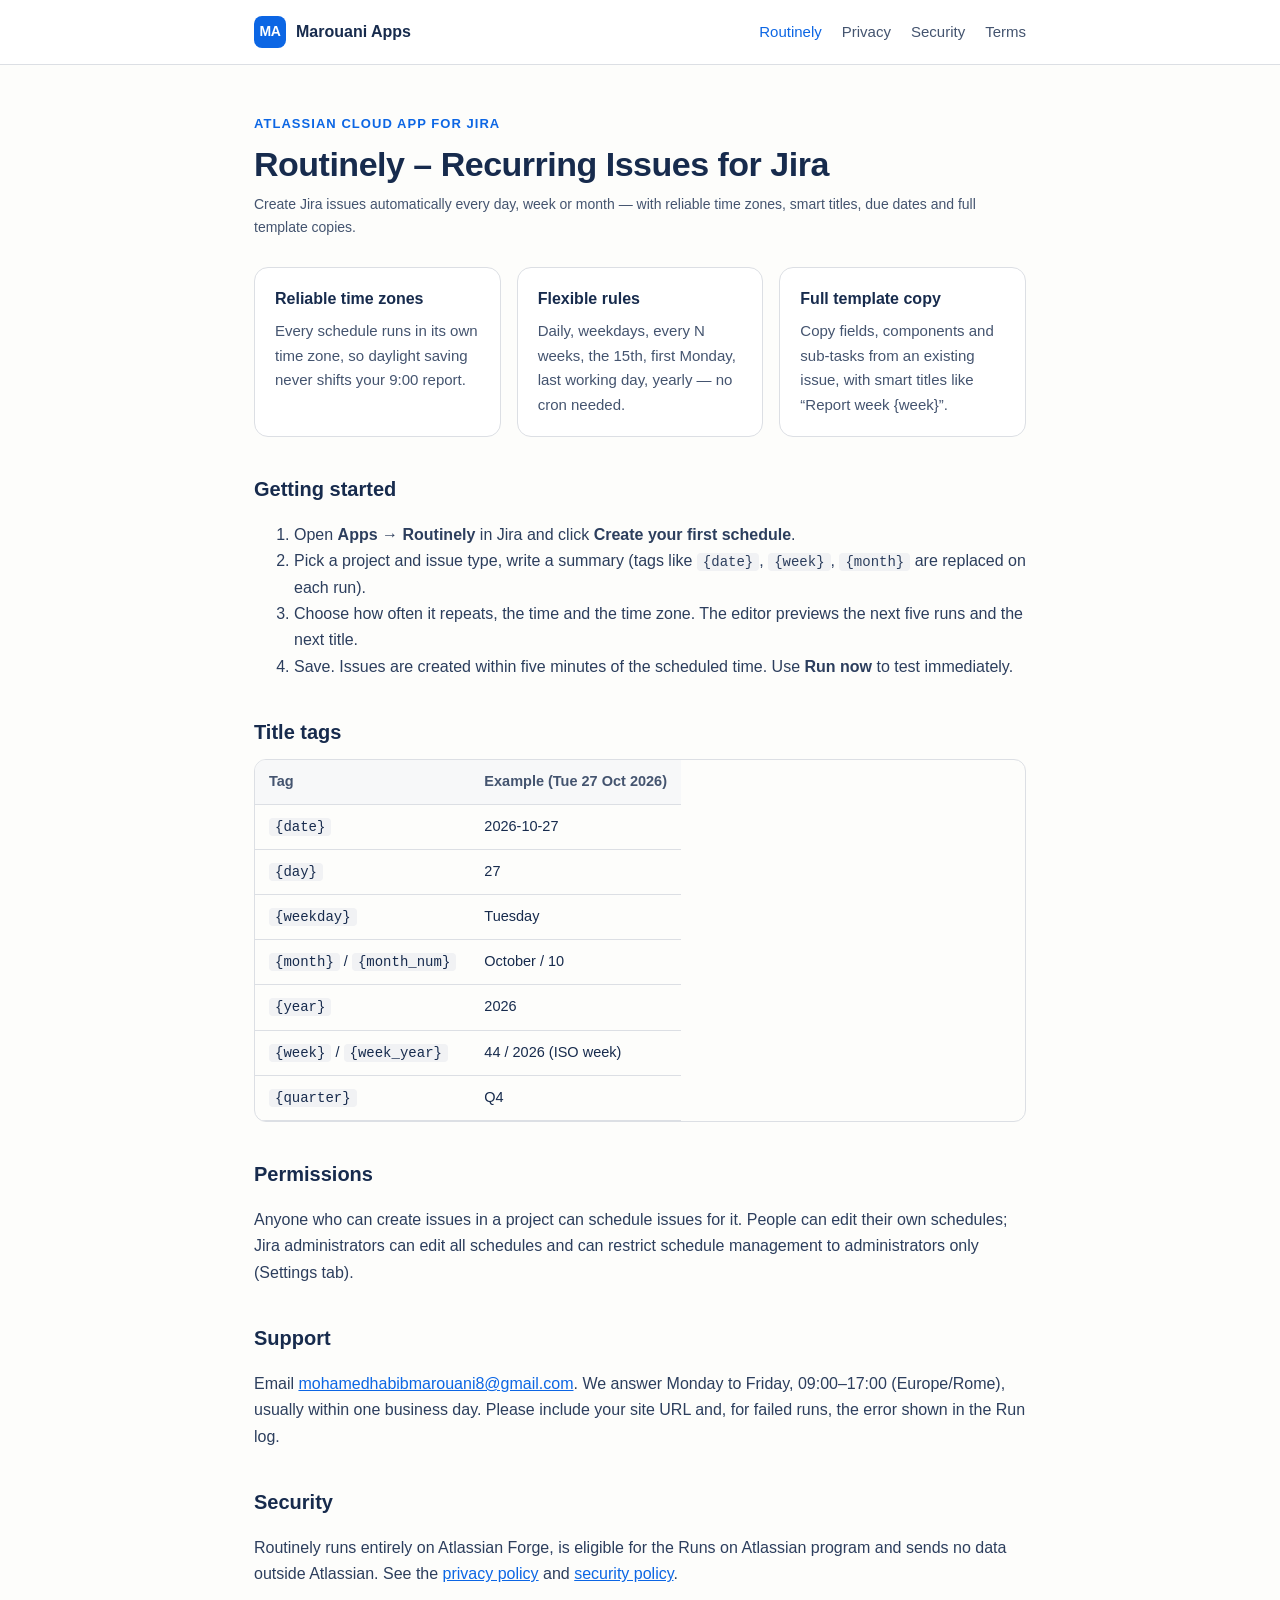
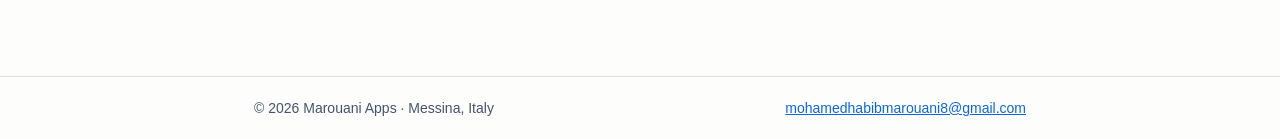
<file: index.html>
<!doctype html><html lang="en"><head><meta charset="utf-8"><meta name="viewport" content="width=device-width,initial-scale=1">
<title>Routinely – Recurring Issues for Jira</title><meta name="description" content="Create recurring Jira issues with reliable time zones, smart titles, due dates and template copies."><link rel="stylesheet" href="style.css"></head><body>
<header class="site"><div class="wrap"><a class="brand" href=""><span class="logo">MA</span>Marouani Apps</a>
<nav><a href="" class="active">Routinely</a><a href="privacy/">Privacy</a><a href="security/">Security</a><a href="terms/">Terms</a></nav></div></header><main><div class="wrap"><p class="eyebrow">Atlassian Cloud app for Jira</p>
<h1>Routinely – Recurring Issues for Jira</h1>
<p class="meta">Create Jira issues automatically every day, week or month — with reliable time zones, smart titles, due dates and full template copies.</p>
<div class="cards">
<div class="card"><h3>Reliable time zones</h3><p>Every schedule runs in its own time zone, so daylight saving never shifts your 9:00 report.</p></div>
<div class="card"><h3>Flexible rules</h3><p>Daily, weekdays, every N weeks, the 15th, first Monday, last working day, yearly — no cron needed.</p></div>
<div class="card"><h3>Full template copy</h3><p>Copy fields, components and sub-tasks from an existing issue, with smart titles like “Report week {week}”.</p></div>
</div>
<h2>Getting started</h2>
<ol>
<li>Open <strong>Apps → Routinely</strong> in Jira and click <strong>Create your first schedule</strong>.</li>
<li>Pick a project and issue type, write a summary (tags like <code>{date}</code>, <code>{week}</code>, <code>{month}</code> are replaced on each run).</li>
<li>Choose how often it repeats, the time and the time zone. The editor previews the next five runs and the next title.</li>
<li>Save. Issues are created within five minutes of the scheduled time. Use <strong>Run now</strong> to test immediately.</li>
</ol>
<h2>Title tags</h2>
<table><thead><tr><th>Tag</th><th>Example (Tue 27 Oct 2026)</th></tr></thead><tbody>
<tr><td><code>{date}</code></td><td>2026-10-27</td></tr><tr><td><code>{day}</code></td><td>27</td></tr><tr><td><code>{weekday}</code></td><td>Tuesday</td></tr>
<tr><td><code>{month}</code> / <code>{month_num}</code></td><td>October / 10</td></tr><tr><td><code>{year}</code></td><td>2026</td></tr>
<tr><td><code>{week}</code> / <code>{week_year}</code></td><td>44 / 2026 (ISO week)</td></tr><tr><td><code>{quarter}</code></td><td>Q4</td></tr></tbody></table>
<h2>Permissions</h2>
<p>Anyone who can create issues in a project can schedule issues for it. People can edit their own schedules; Jira administrators can edit all schedules and can restrict schedule management to administrators only (Settings tab).</p>
<h2>Support</h2>
<p>Email <a href="mailto:mohamedhabibmarouani8@gmail.com">mohamedhabibmarouani8@gmail.com</a>. We answer Monday to Friday, 09:00–17:00 (Europe/Rome), usually within one business day. Please include your site URL and, for failed runs, the error shown in the Run log.</p>
<h2>Security</h2>
<p>Routinely runs entirely on Atlassian Forge, is eligible for the Runs on Atlassian program and sends no data outside Atlassian. See the <a href="privacy/">privacy policy</a> and <a href="security/">security policy</a>.</p>
</div></main><footer><div class="wrap"><span>© 2026 Marouani Apps · Messina, Italy</span><span><a href="mailto:mohamedhabibmarouani8@gmail.com">mohamedhabibmarouani8@gmail.com</a></span></div></footer></body></html>
</file>
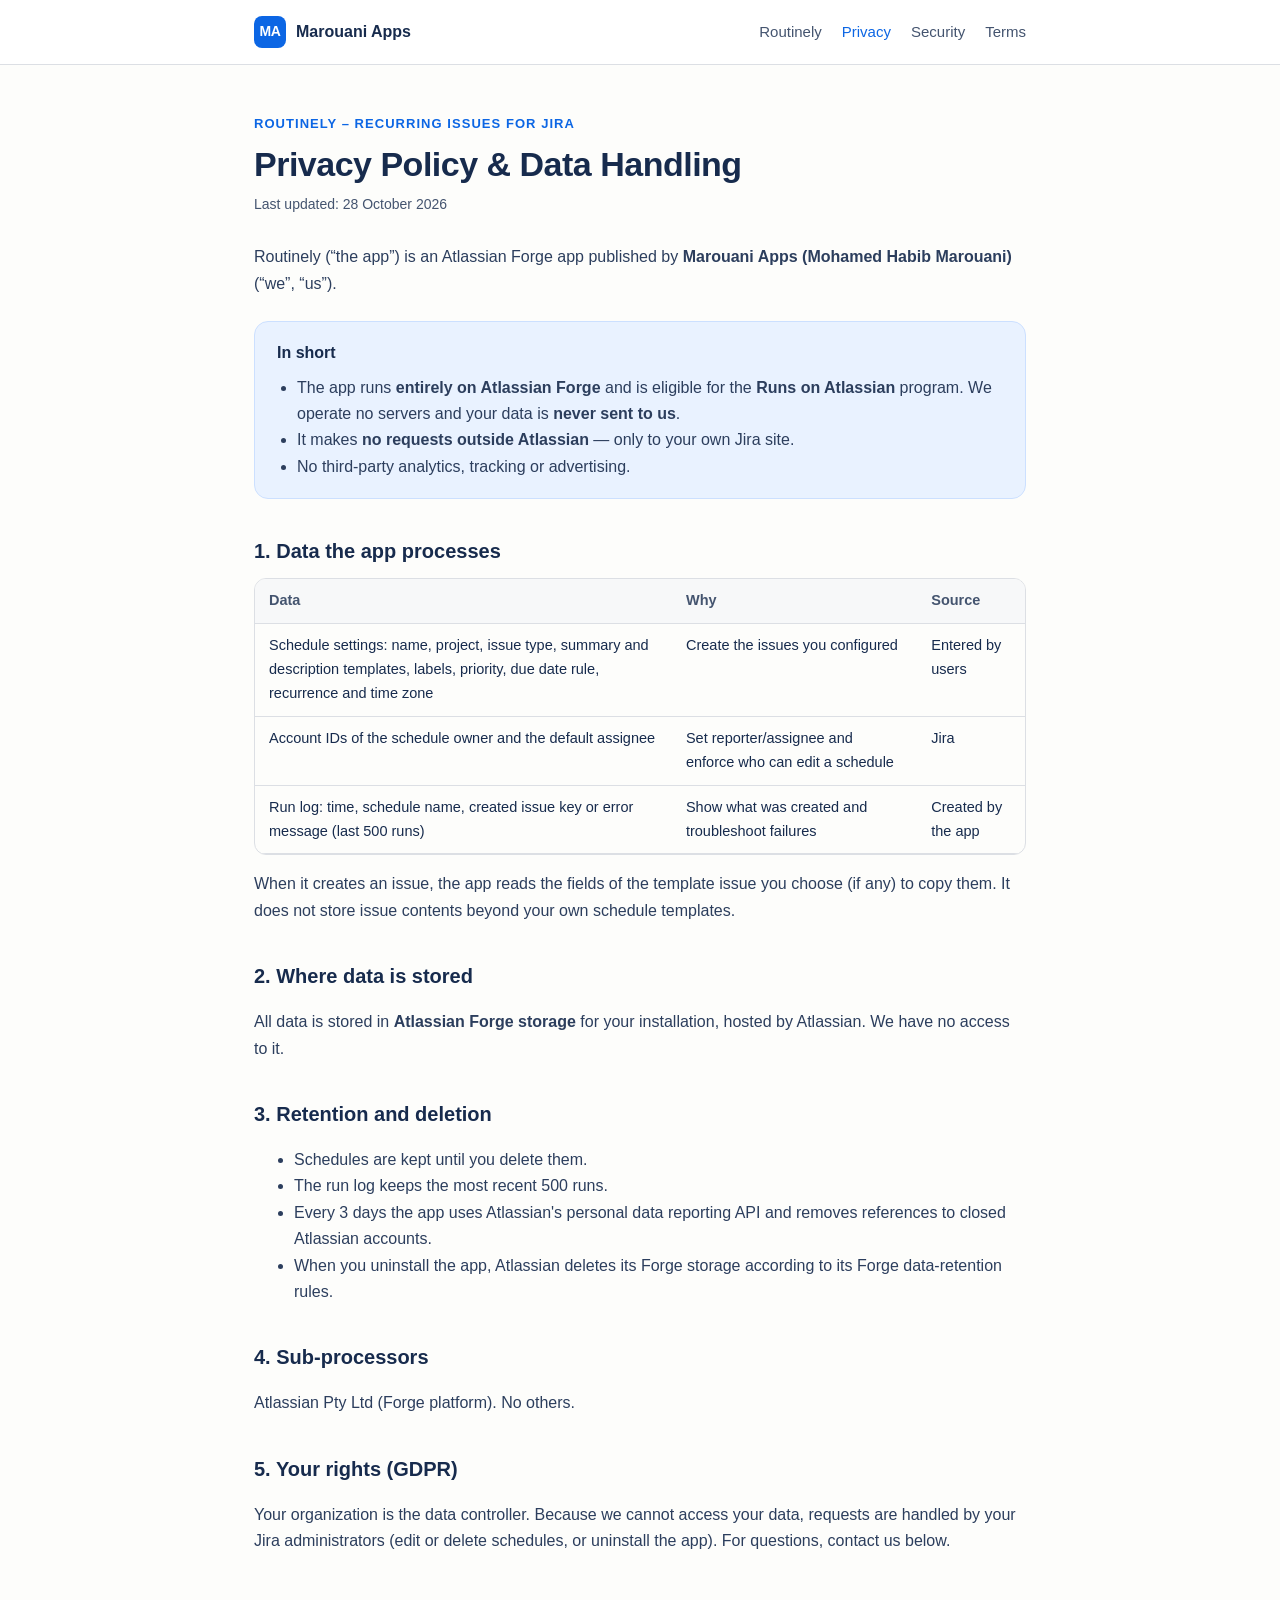
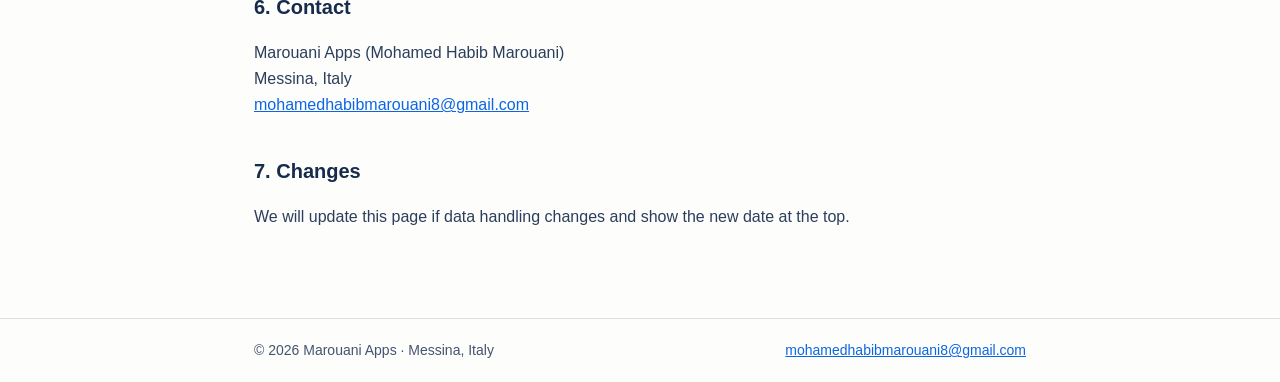
<file: privacy/index.html>
<!doctype html><html lang="en"><head><meta charset="utf-8"><meta name="viewport" content="width=device-width,initial-scale=1">
<title>Privacy Policy – Routinely</title><meta name="description" content="Routinely runs entirely on Atlassian Forge, makes no external requests and never sends data to the publisher."><link rel="stylesheet" href="../style.css"></head><body>
<header class="site"><div class="wrap"><a class="brand" href="../"><span class="logo">MA</span>Marouani Apps</a>
<nav><a href="../">Routinely</a><a href="../privacy/" class="active">Privacy</a><a href="../security/">Security</a><a href="../terms/">Terms</a></nav></div></header><main><div class="wrap"><p class="eyebrow">Routinely – Recurring Issues for Jira</p><h1>Privacy Policy &amp; Data Handling</h1><p class="meta">Last updated: 28 October 2026</p>
<p>Routinely (“the app”) is an Atlassian Forge app published by <strong>Marouani Apps (Mohamed Habib Marouani)</strong> (“we”, “us”).</p>
<div class="callout"><strong>In short</strong><ul>
<li>The app runs <strong>entirely on Atlassian Forge</strong> and is eligible for the <strong>Runs on Atlassian</strong> program. We operate no servers and your data is <strong>never sent to us</strong>.</li>
<li>It makes <strong>no requests outside Atlassian</strong> — only to your own Jira site.</li><li>No third-party analytics, tracking or advertising.</li></ul></div>
<h2>1. Data the app processes</h2><table><thead><tr><th>Data</th><th>Why</th><th>Source</th></tr></thead><tbody><tr><td>Schedule settings: name, project, issue type, summary and description templates, labels, priority, due date rule, recurrence and time zone</td><td>Create the issues you configured</td><td>Entered by users</td></tr><tr><td>Account IDs of the schedule owner and the default assignee</td><td>Set reporter/assignee and enforce who can edit a schedule</td><td>Jira</td></tr><tr><td>Run log: time, schedule name, created issue key or error message (last 500 runs)</td><td>Show what was created and troubleshoot failures</td><td>Created by the app</td></tr></tbody></table>
<p>When it creates an issue, the app reads the fields of the template issue you choose (if any) to copy them. It does not store issue contents beyond your own schedule templates.</p>
<h2>2. Where data is stored</h2><p>All data is stored in <strong>Atlassian Forge storage</strong> for your installation, hosted by Atlassian. We have no access to it.</p>
<h2>3. Retention and deletion</h2><ul><li>Schedules are kept until you delete them.</li><li>The run log keeps the most recent 500 runs.</li>
<li>Every 3 days the app uses Atlassian's personal data reporting API and removes references to closed Atlassian accounts.</li><li>When you uninstall the app, Atlassian deletes its Forge storage according to its Forge data-retention rules.</li></ul>
<h2>4. Sub-processors</h2><p>Atlassian Pty Ltd (Forge platform). No others.</p>
<h2>5. Your rights (GDPR)</h2><p>Your organization is the data controller. Because we cannot access your data, requests are handled by your Jira administrators (edit or delete schedules, or uninstall the app). For questions, contact us below.</p>
<h2>6. Contact</h2><p>Marouani Apps (Mohamed Habib Marouani)<br>Messina, Italy<br><a href="mailto:mohamedhabibmarouani8@gmail.com">mohamedhabibmarouani8@gmail.com</a></p>
<h2>7. Changes</h2><p>We will update this page if data handling changes and show the new date at the top.</p></div></main><footer><div class="wrap"><span>© 2026 Marouani Apps · Messina, Italy</span><span><a href="mailto:mohamedhabibmarouani8@gmail.com">mohamedhabibmarouani8@gmail.com</a></span></div></footer></body></html>
</file>
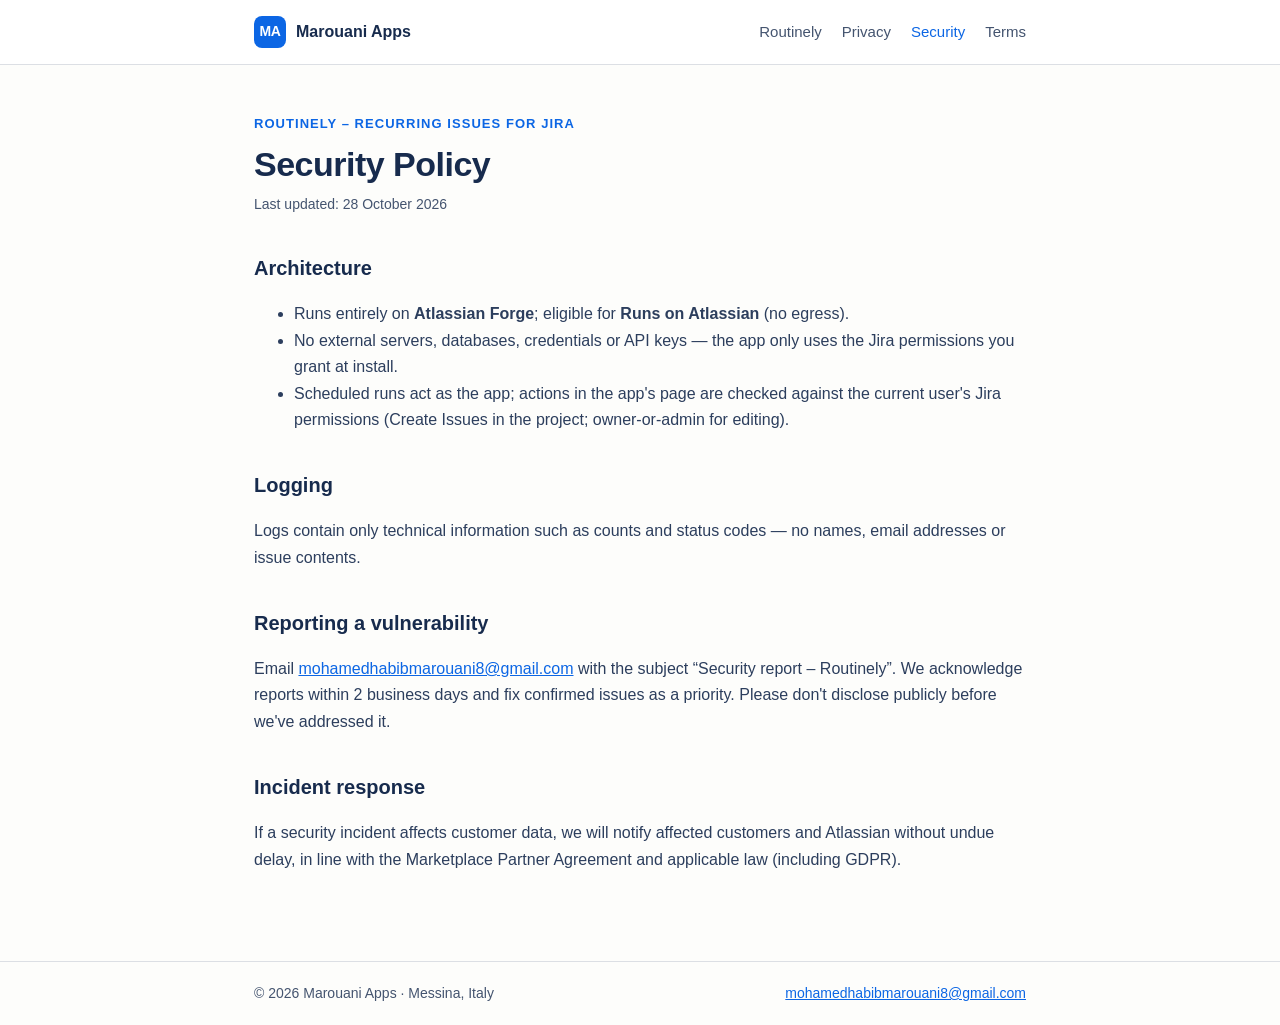
<file: security/index.html>
<!doctype html><html lang="en"><head><meta charset="utf-8"><meta name="viewport" content="width=device-width,initial-scale=1">
<title>Security – Routinely</title><meta name="description" content="Security policy for the Routinely Atlassian app."><link rel="stylesheet" href="../style.css"></head><body>
<header class="site"><div class="wrap"><a class="brand" href="../"><span class="logo">MA</span>Marouani Apps</a>
<nav><a href="../">Routinely</a><a href="../privacy/">Privacy</a><a href="../security/" class="active">Security</a><a href="../terms/">Terms</a></nav></div></header><main><div class="wrap"><p class="eyebrow">Routinely – Recurring Issues for Jira</p><h1>Security Policy</h1><p class="meta">Last updated: 28 October 2026</p>
<h2>Architecture</h2><ul><li>Runs entirely on <strong>Atlassian Forge</strong>; eligible for <strong>Runs on Atlassian</strong> (no egress).</li>
<li>No external servers, databases, credentials or API keys — the app only uses the Jira permissions you grant at install.</li>
<li>Scheduled runs act as the app; actions in the app's page are checked against the current user's Jira permissions (Create Issues in the project; owner-or-admin for editing).</li></ul>
<h2>Logging</h2><p>Logs contain only technical information such as counts and status codes — no names, email addresses or issue contents.</p>
<h2>Reporting a vulnerability</h2><p>Email <a href="mailto:mohamedhabibmarouani8@gmail.com?subject=Security%20report%20-%20Routinely">mohamedhabibmarouani8@gmail.com</a> with the subject “Security report – Routinely”. We acknowledge reports within 2 business days and fix confirmed issues as a priority. Please don't disclose publicly before we've addressed it.</p>
<h2>Incident response</h2><p>If a security incident affects customer data, we will notify affected customers and Atlassian without undue delay, in line with the Marketplace Partner Agreement and applicable law (including GDPR).</p></div></main><footer><div class="wrap"><span>© 2026 Marouani Apps · Messina, Italy</span><span><a href="mailto:mohamedhabibmarouani8@gmail.com">mohamedhabibmarouani8@gmail.com</a></span></div></footer></body></html>
</file>
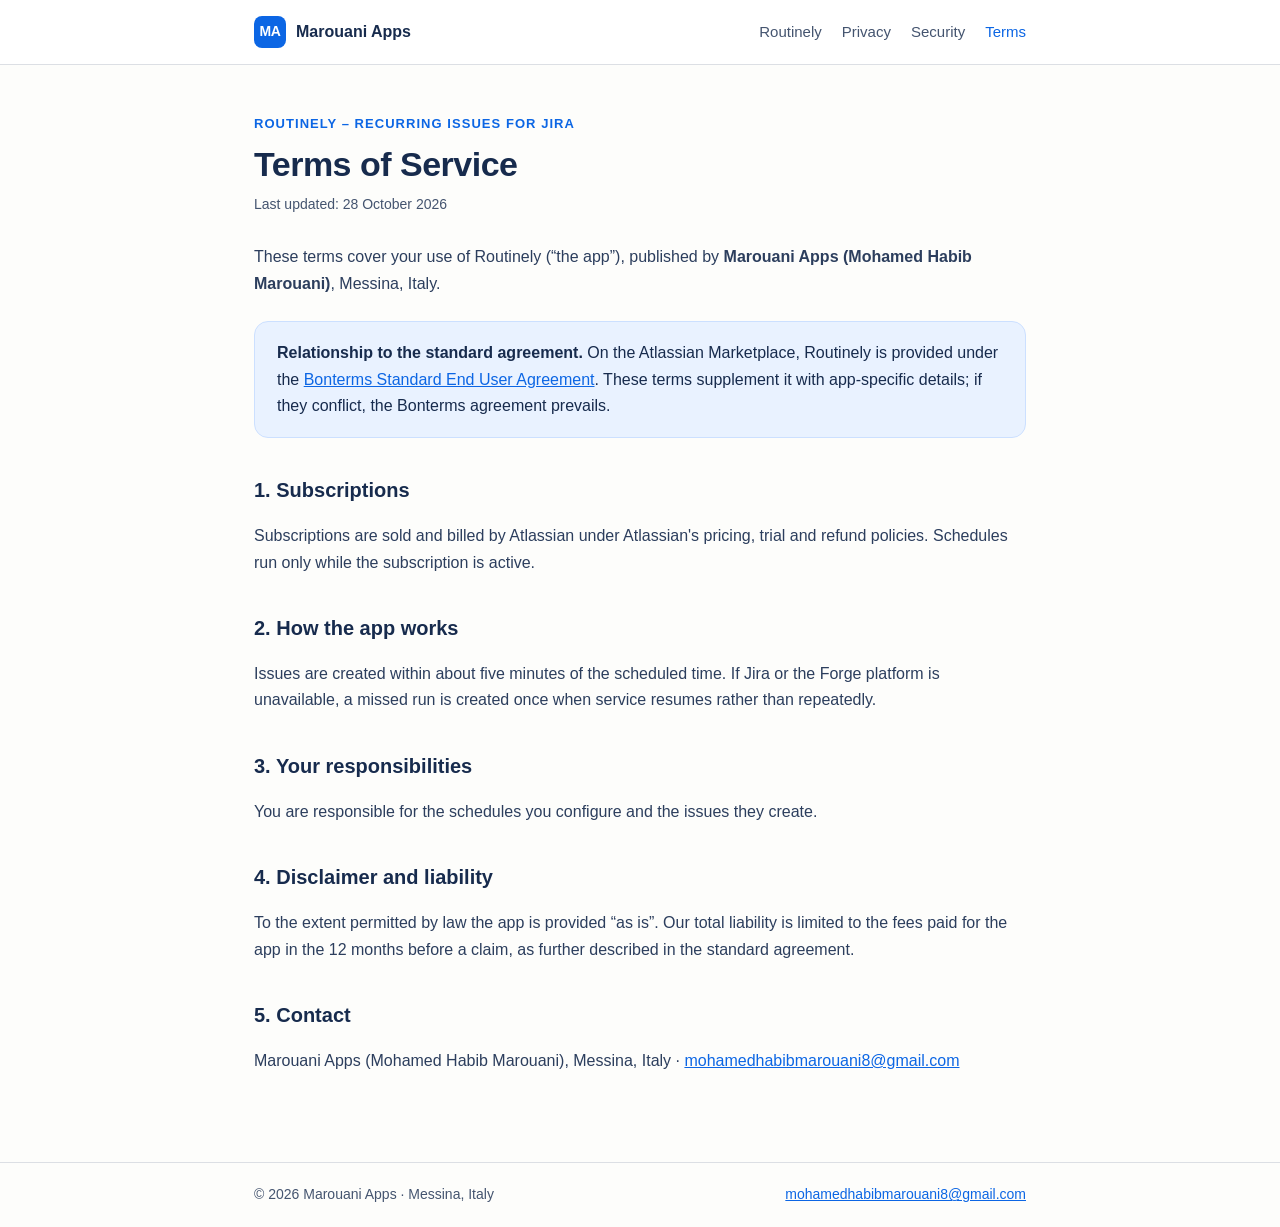
<file: terms/index.html>
<!doctype html><html lang="en"><head><meta charset="utf-8"><meta name="viewport" content="width=device-width,initial-scale=1">
<title>Terms of Service – Routinely</title><meta name="description" content="Terms of service for the Routinely Atlassian app."><link rel="stylesheet" href="../style.css"></head><body>
<header class="site"><div class="wrap"><a class="brand" href="../"><span class="logo">MA</span>Marouani Apps</a>
<nav><a href="../">Routinely</a><a href="../privacy/">Privacy</a><a href="../security/">Security</a><a href="../terms/" class="active">Terms</a></nav></div></header><main><div class="wrap"><p class="eyebrow">Routinely – Recurring Issues for Jira</p><h1>Terms of Service</h1><p class="meta">Last updated: 28 October 2026</p>
<p>These terms cover your use of Routinely (“the app”), published by <strong>Marouani Apps (Mohamed Habib Marouani)</strong>, Messina, Italy.</p>
<div class="callout"><strong>Relationship to the standard agreement.</strong> On the Atlassian Marketplace, Routinely is provided under the <a href="https://bonterms.com/forms/standard-end-user-agreement/">Bonterms Standard End User Agreement</a>. These terms supplement it with app-specific details; if they conflict, the Bonterms agreement prevails.</div>
<h2>1. Subscriptions</h2><p>Subscriptions are sold and billed by Atlassian under Atlassian's pricing, trial and refund policies. Schedules run only while the subscription is active.</p>
<h2>2. How the app works</h2><p>Issues are created within about five minutes of the scheduled time. If Jira or the Forge platform is unavailable, a missed run is created once when service resumes rather than repeatedly.</p>
<h2>3. Your responsibilities</h2><p>You are responsible for the schedules you configure and the issues they create.</p>
<h2>4. Disclaimer and liability</h2><p>To the extent permitted by law the app is provided “as is”. Our total liability is limited to the fees paid for the app in the 12 months before a claim, as further described in the standard agreement.</p>
<h2>5. Contact</h2><p>Marouani Apps (Mohamed Habib Marouani), Messina, Italy · <a href="mailto:mohamedhabibmarouani8@gmail.com">mohamedhabibmarouani8@gmail.com</a></p></div></main><footer><div class="wrap"><span>© 2026 Marouani Apps · Messina, Italy</span><span><a href="mailto:mohamedhabibmarouani8@gmail.com">mohamedhabibmarouani8@gmail.com</a></span></div></footer></body></html>
</file>
<file: style.css>
:root{--blue:#0C66E4;--ink:#172B4D;--muted:#44546F;--line:#DCDFE4;--bg:#FDFDFB;--soft:#E9F2FF}
*{box-sizing:border-box}html{-webkit-text-size-adjust:100%}
body{margin:0;font-family:-apple-system,BlinkMacSystemFont,"Segoe UI",Roboto,Inter,Helvetica,Arial,sans-serif;color:var(--ink);background:var(--bg);line-height:1.65}
header.site{border-bottom:1px solid var(--line);background:#fff}
header.site .wrap{display:flex;align-items:center;justify-content:space-between;padding:16px 24px}
.brand{display:flex;align-items:center;gap:10px;font-weight:700;color:var(--ink);text-decoration:none}
.logo{width:32px;height:32px;border-radius:8px;background:var(--blue);color:#fff;display:grid;place-items:center;font-size:14px;font-weight:800;letter-spacing:-.5px}
nav a{color:var(--muted);text-decoration:none;margin-left:20px;font-size:15px}nav a:hover,nav a.active{color:var(--blue)}
.wrap{max-width:820px;margin:0 auto}
main .wrap{padding:48px 24px 72px}
h1{font-size:34px;line-height:1.2;margin:0 0 8px;letter-spacing:-.5px}
h2{font-size:20px;margin:36px 0 10px}
p,li{font-size:16px;color:#2C3E5D}
.eyebrow{text-transform:uppercase;letter-spacing:.08em;font-size:13px;font-weight:600;color:var(--blue);margin:0 0 10px}
.meta{color:var(--muted);font-size:14px;margin:0 0 28px}
.callout{background:var(--soft);border:1px solid #CCE0FF;border-radius:14px;padding:18px 22px;margin:24px 0}
.callout ul{margin:8px 0 0;padding-left:20px}
table{width:100%;border-collapse:collapse;font-size:14.5px;border:1px solid var(--line);border-radius:12px;overflow:hidden;display:block;overflow-x:auto}
th,td{text-align:left;padding:10px 14px;border-bottom:1px solid var(--line);vertical-align:top}th{background:#F7F8F9;color:var(--muted);font-weight:600}
code{background:#F1F2F4;border-radius:4px;padding:1px 6px;font-size:14px}
a{color:var(--blue)}
.cards{display:grid;grid-template-columns:repeat(auto-fit,minmax(220px,1fr));gap:16px;margin:28px 0}
.card{background:#fff;border:1px solid var(--line);border-radius:14px;padding:18px 20px}
.card h3{margin:0 0 6px;font-size:16px}.card p{margin:0;font-size:15px;color:var(--muted)}
.btn{display:inline-block;background:var(--blue);color:#fff;text-decoration:none;padding:10px 18px;border-radius:8px;font-weight:600}
footer{border-top:1px solid var(--line);color:var(--muted);font-size:14px}footer .wrap{padding:20px 24px;display:flex;justify-content:space-between;flex-wrap:wrap;gap:8px}
@media(max-width:560px){h1{font-size:28px}nav a{margin-left:12px}}
</file>
